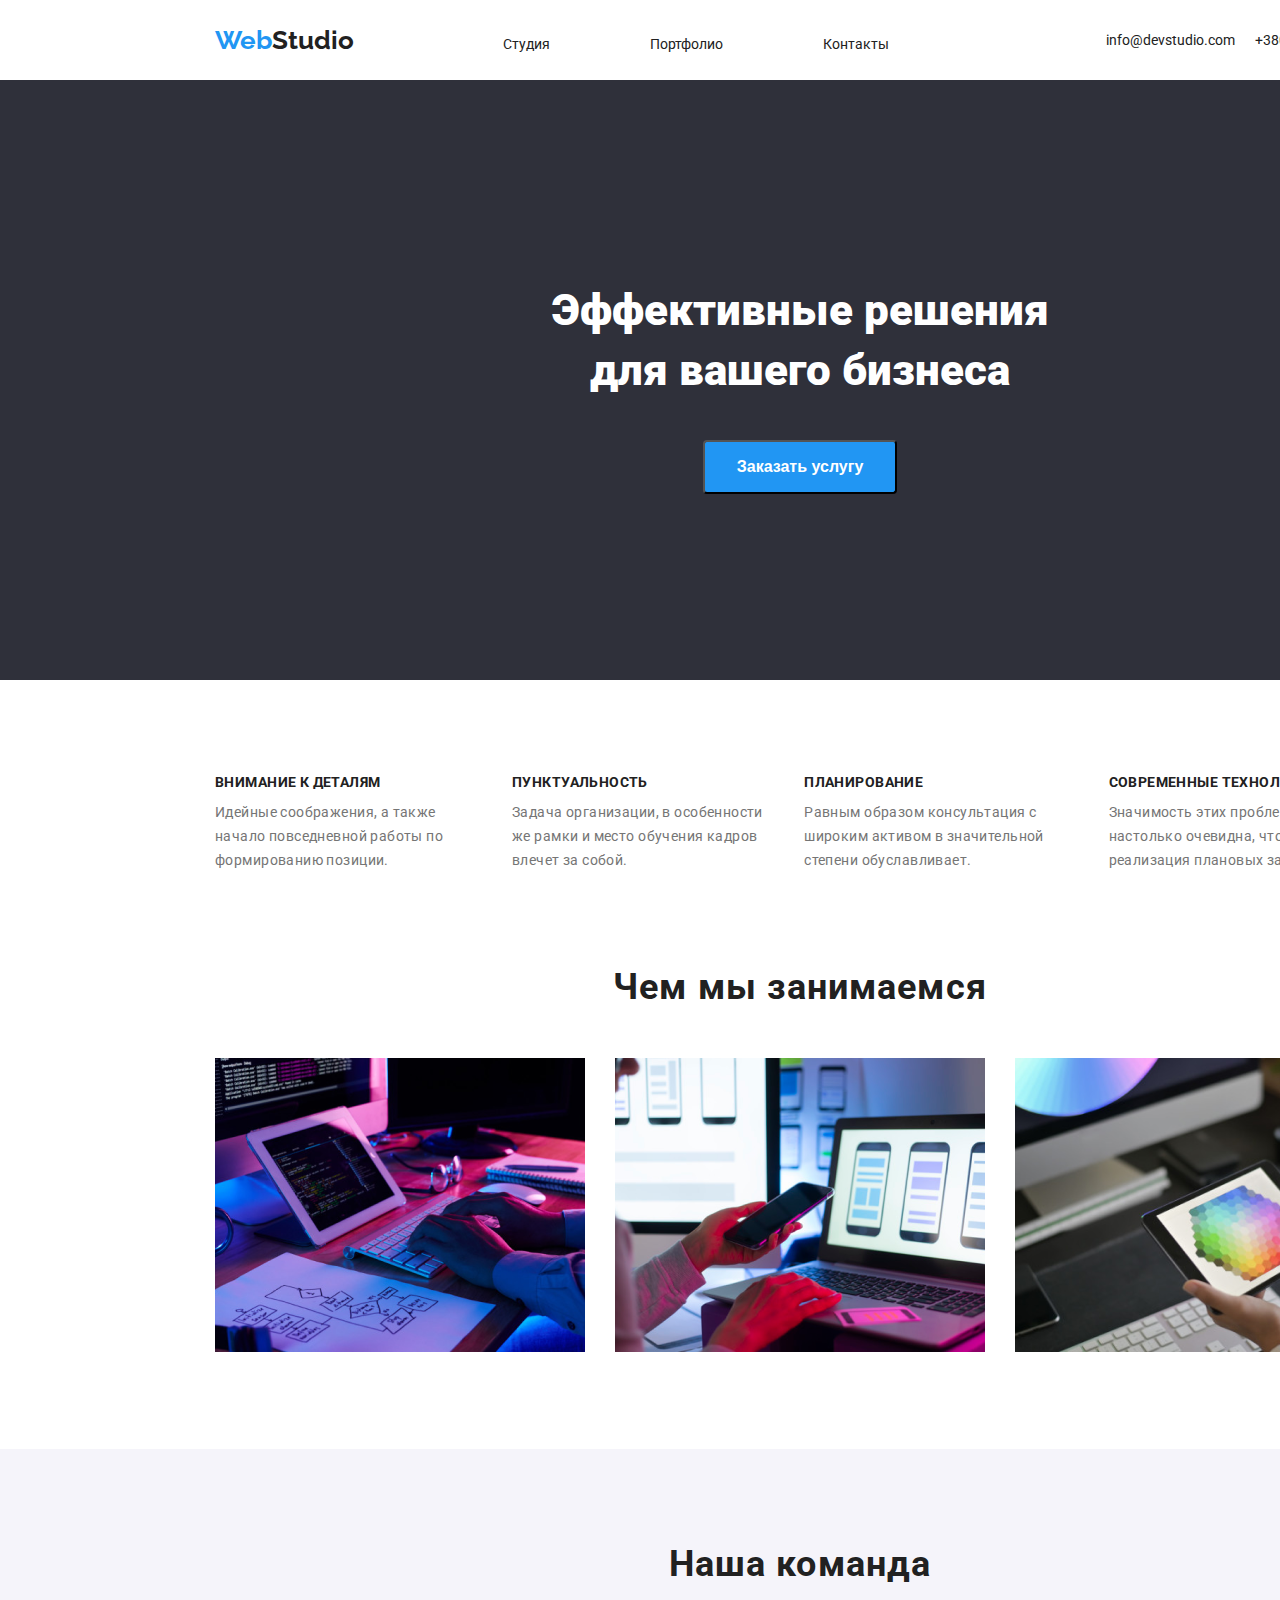
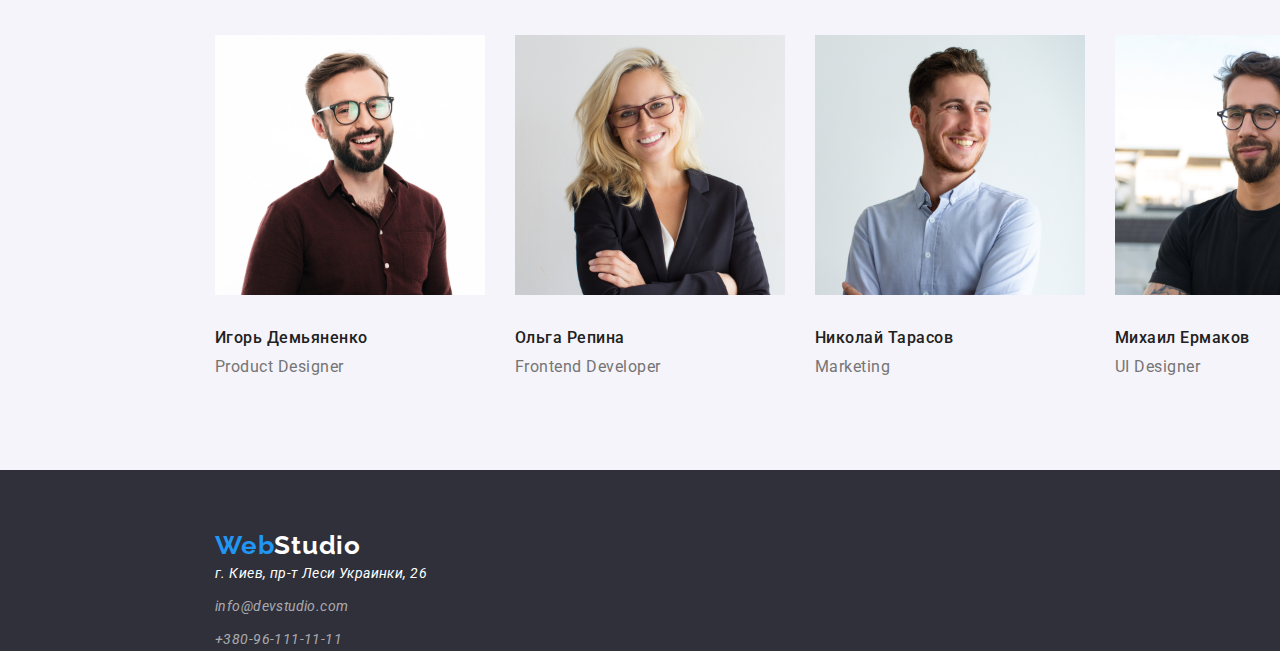
<file: index.html>
<!DOCTYPE html>
<html lang="ru">
<head>
    <meta charset="UTF-8">
    <meta http-equiv="X-UA-Compatible" content="IE=edge">
    <meta name="viewport" content="width=device-width, initial-scale=1.0">
    <title>WebStudio</title>
    <link href="https://fonts.googleapis.com/css2?family=Raleway:wght@700&family=Roboto:wght@400;700;900&display=swap"
        rel="stylesheet">
    <link rel="stylesheet" href="./css/styles.css">
</head>

<body> 
    <header>
        <nav class="container navigation">
           <div>
            <a class="logo" href="index.html" target="_blank">
            <span class="logo-begin">Web</span>Studio
        </a>
        <ul class="link">
            <li><a class="link-nav" href="#" target="_blank">Студия</a></li>
            <li><a class="link-nav" href="portfolio/index.html" target="_blank">Портфолио</a></li>
            <li><a class="link-nav" href="#" target="_blank">Контакты</a></li>
        </ul>
        </div>
            <ul class="address-link">
                <li><a class="link-address" href="mailto:info@devstudio.com" target="_blank">info@devstudio.com</a></li>
                <li><a class="link-address" href="tel:+380961111111" target="_blank">+380-96-111-11-11</a></li>
            </ul>
        </nav>  
    </header>
    
    <main>
        <section class="hero-section">
            <h1 class="hero">Эффективные решения<br> для вашего бизнеса</h1>
            <button class="hero-button">
                Заказать услугу
            </button>
        
        </section>
        <section>
            <div class="container">
                <ul class="information">
                    <li>
                        <h2 class="header">Внимание к деталям</h2>
                        <p class="header-text">Идейные соображения, а также начало повседневной работы по формированию позиции.</p>
                    </li>
                    <li>
                        <h2 class="header">Пунктуальность</h2>
                        <p class="header-text">Задача организации, в особенности же рамки и место обучения кадров влечет за собой.</p>
                    </li>
                    <li>
                        <h2 class="header">Планирование</h2>
                        <p class="header-text">Равным образом консультация с широким активом в значительной степени обуславливает.</p>
                    </li>
                    <li>
                        <h2 class="header">Современные технологии</h2>
                        <p class="header-text">Значимость этих проблем настолько очевидна, что реализация плановых заданий.</p>
                    </li>
                </ul>
            </div>
        </section>
        <section class="container work">
                <h2 class="section-work">Чем мы занимаемся</h2>
                <ul class="work-photo">
                    <li>
                        <img src="images/work-photo-1.png" alt="работа за компьютером" width="370">
                    </li>
                    <li>
                        <img src="images/work-photo-2.png" alt="работа с телефоном" width="370">
                    </li>
                    <li>
                        <img src="images/work-photo-3.png" alt="работа с планшетом" width="370">
                    </li>
                </ul>
        </section>
        <section class="team-members">
            <div class="container">
                <h2 class="section-team">Наша команда</h2>
            <ul class="team">
                <li class="team-member">
                    <img src="images/employee-1.jpg" alt="мужчина" width="270" class="photo">
                    <p class="name-employee">Игорь Демьяненко</p>
                    <p class="job-title">Product Designer</p>
                </li>
                <li class="team-member">
                    <img src="images/employee-2.jpg" alt="женщина" width="270" class="photo">
                    <p class="name-employee">Ольга Репина</p>
                    <p class="job-title">Frontend Developer</p>
                </li>
                <li class="team-member">
                    <img src="images/employee-3.jpg" alt="мужчина" width="270" class="photo">
                    <p class="name-employee">Николай Тарасов</p>
                    <p class="job-title">Marketing</p>
                </li>
                <li class="team-member">
                    <img src="images/employee-4.jpg" alt="мужчина" width="270" class="photo">
                    <p class="name-employee">Михаил Ермаков</p>
                    <p class="job-title">UI Designer</p>
                </li>
            </ul></div>       
        </section>
    </main>
    <footer class="footer">
        <div class="container">
           <div class="footer-logo-item">
                <a href="https://brainlab.com" class="footer-logo" target="_blank">
                <span class="footer-begin">Web</span>Studio
                </a>
            </div>
            <address>
                <p class="address">г. Киев, пр-т Леси Украинки, 26</p>
                <div class="link-footer-mailto">
                    <a class="link-footer " href="mailto:info@devstudio.com" target="_blank">info@devstudio.com</a>
                </div>           
                <a class="link-footer" href="tel:+380961111111" target="_blank">+380-96-111-11-11</a>
            </address>
        </div>
    </footer>
</body>
</html>
</file>
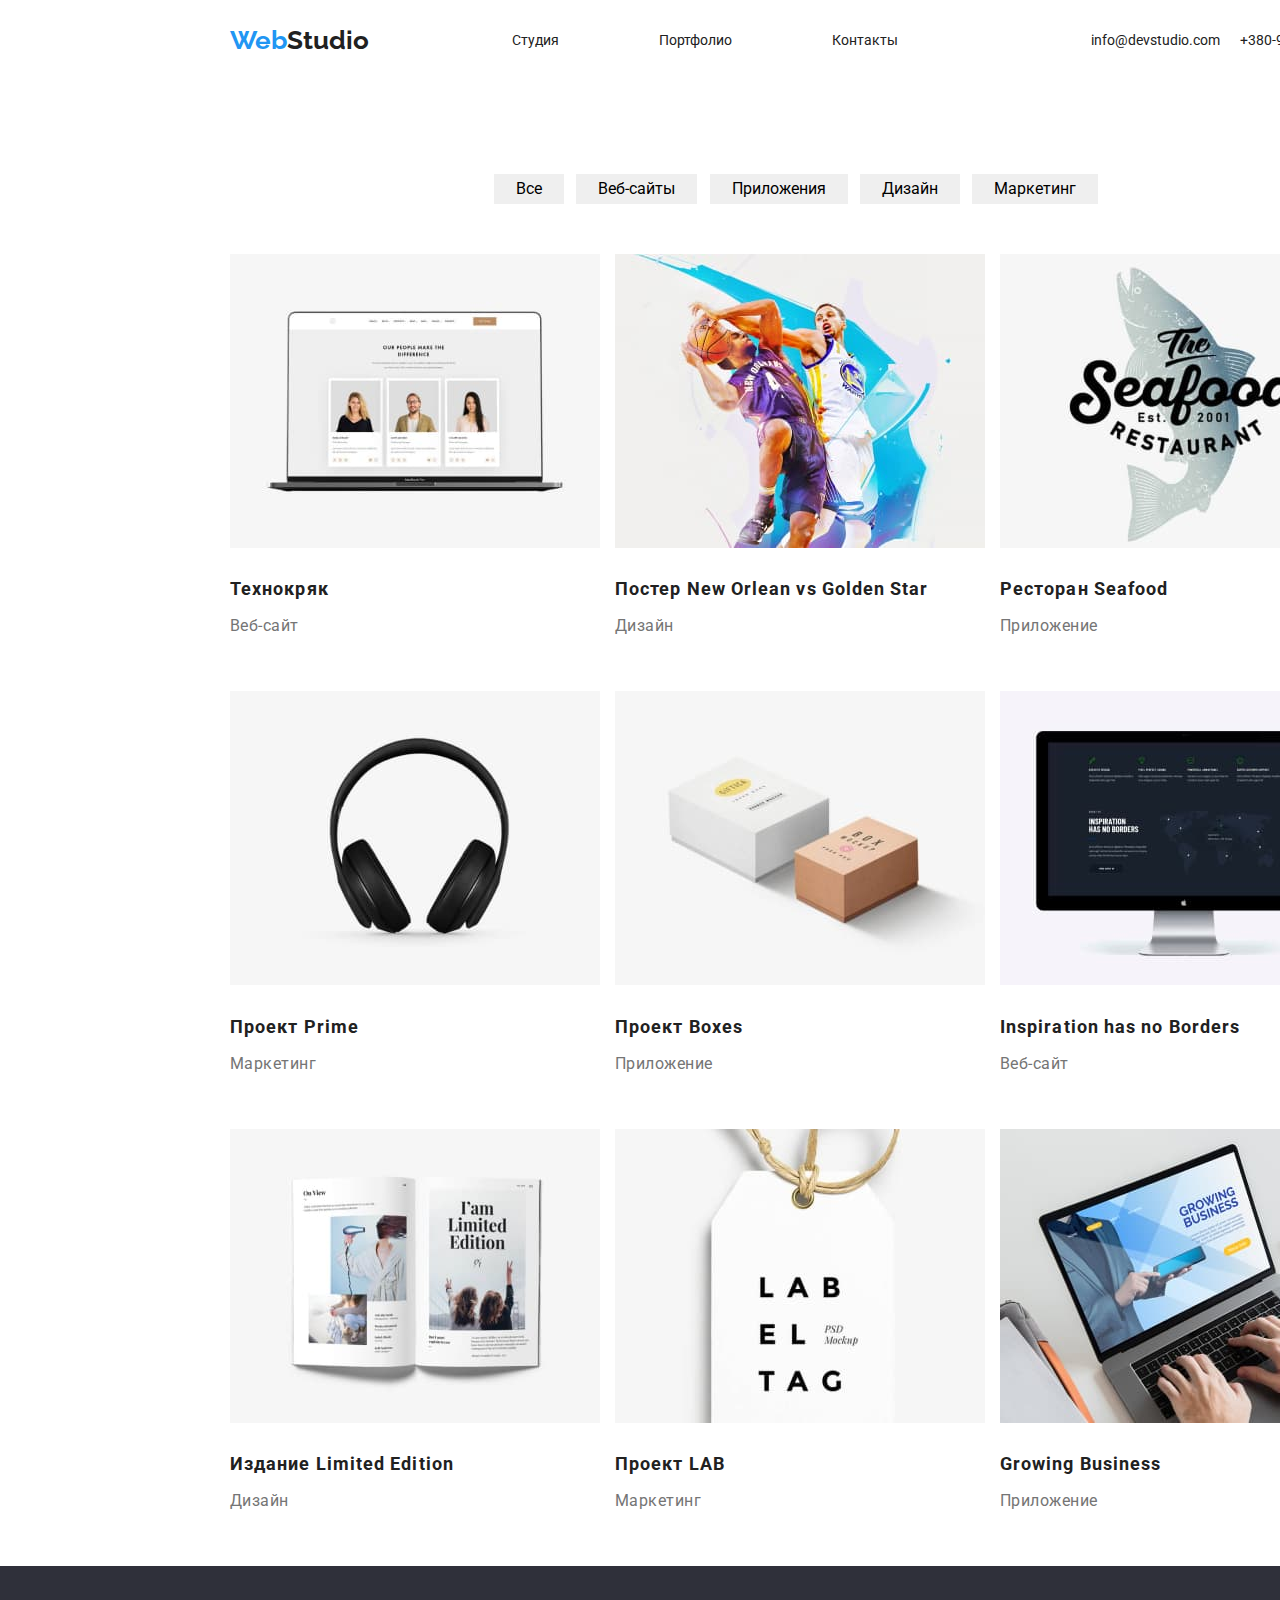
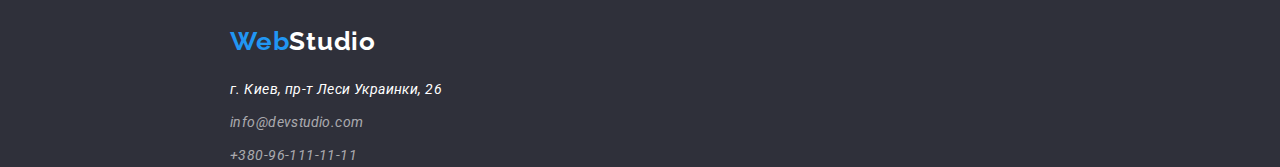
<file: portfolio/index.html>
<!DOCTYPE html>
<html lang="ru">

<head>
    <meta charset="UTF-8">
    <meta http-equiv="X-UA-Compatible" content="IE=edge">
    <meta name="viewport" content="width=device-width, initial-scale=1.0">
    <title>WebStudio</title>
    <link href="https://fonts.googleapis.com/css2?family=Raleway:wght@700&family=Roboto:wght@400;700;900&display=swap"
        rel="stylesheet">
    <link rel="stylesheet" href="https://cdnjs.cloudflare.com/ajax/libs/modern-normalize/1.1.0/modern-normalize.min.css">
    <link rel="stylesheet" href="../css/styles.css">

</head>


<body>
    <header class="portfolio">
        <nav class="navigation container">
            <a class="logo" href="index.html" target="_blank">
                <span class="logo-begin">Web</span>Studio
            </a>
            <ul class="link">
                <li><a class="link-nav" href="#" target="_blank">Студия</a></li>
                <li><a class="link-nav" href="portfolio/index.html" target="_blank">Портфолио</a></li>
                <li><a class="link-nav" href="#" target="_blank">Контакты</a></li>
            </ul>
            <ul class="address-link">
                <li><a class="link-address" href="mailto:info@devstudio.com" target="_blank">info@devstudio.com</a></li>
                <li><a class="link-address" href="tel:+380961111111" target="_blank">+380-96-111-11-11</a></li>
            </ul>
        </nav>

    </header>
     
    <div>
        <section class="button container">     
            <button class="button-link">Все</button>      
            <button class="button-link">Веб-сайты</button>      
            <button class="button-link">Приложения</button>      
            <button class="button-link">Дизайн</button>      
            <button class="button-link">Маркетинг</button> 
          </section>
          <section> 
            <ul class="list container">
                <li class="card">
                    <img src="../images/second page/portfolio-image-1.jpg" alt="ноутбук с открытым веб-сайтом">
                    <h3 class="list-title">Технокряк</h3>
                    <p class="list-text">Веб-сайт</p>
                </li>
                <li class="card">
                    <img src="../images/second page/portfolio-image-2.jpg" alt="">
                    <h3 class="list-title">Постер New Orlean vs Golden Star</h3>
                    <p class="list-text">Дизайн</p>
                </li>
                <li class="card">
                    <img src="../images/second page/portfolio-image-3.jpg" alt="">
                    <h3 class="list-title">Ресторан Seafood</h3>
                    <p class="list-text">Приложение</p>
                </li>
                <li class="card">
                    <img src="../images/second page/portfolio-image-4.jpg" alt="">
                    <h3 class="list-title">Проект Prime</h3>
                    <p class="list-text">Маркетинг</p>
                </li>
                <li class="card">
                    <img src="../images/second page/portfolio-image-5.jpg" alt="">
                    <h3 class="list-title">Проект Boxes</h3>
                    <p class="list-text">Приложение</p>
                </li>
                <li class="card">
                    <img src="../images/second page/portfolio-image-6.jpg" alt="">
                    <h3 class="list-title">Inspiration has no Borders</h3>
                    <p class="list-text">Веб-сайт</p>
                </li>
                <li class="card">
                    <img src="../images/second page/portfolio-image-7.jpg" alt="">
                    <h3 class="list-title">Издание Limited Edition</h3>
                    <p class="list-text">Дизайн</p>
                </li>
                <li class="card">
                    <img src="../images/second page/portfolio-image-8.jpg" alt="">
                    <h3 class="list-title">Проект LAB</h3>
                    <p class="list-text">Маркетинг</p>
                </li>
                <li class="card">
                    <img src="../images/second page/portfolio-image-9.jpg" alt="">
                    <h3 class="list-title">Growing Business</h3>
                    <p class="list-text">Приложение</p>
                </li>
            </ul>     
        </section>
    </div>
    <footer class="footer">
        <div class="container">
            <div class="footer-logo-wrapper">
                <a href="https://brainlab.com" class="footer-logo" target="_blank">
                    <span class="footer-begin">Web</span>Studio
                </a>
            </div>
            <address>
                <p class="address">г. Киев, пр-т Леси Украинки, 26</p>
                <div class="link-footer-mailto">
                    <a class="link-footer" href="mailto:info@devstudio.com" target="_blank">info@devstudio.com</a>
                </div>
    
                <a class="link-footer" href="tel:+380961111111" target="_blank">+380-96-111-11-11</a>
    
            </address>
        </div>
    </footer>
</body>

</html>
</file>
<file: css/styles.css>
*{
    margin: 0;
    padding: 0;
}

body{
    font-family: 'Roboto';
    font-size: 14px;
    color: #212121;
    font-style: normal;
    width: 1600px;
}

ul {
    list-style: none;
}

.container{
    margin-left: auto;
    margin-right: auto;
    width: 1170px;
    padding-left: 15px;
    padding-right: 15px;
}

.navigation{
    display: flex;
    align-items: center;
    height: 80px;
    background-color: #ffffff;
}

.logo{
    font-family: 'Raleway';
    font-size: 26px;
    font-weight: 700;
    line-height: 31px;
    color: #212121;
    text-decoration: none;
    margin-right: 93px;
}

.logo-begin {
    color: #2196F3;
    
}

.link{
    display: inline-flex;
    padding: 0;

    
}

.link-nav{
    color: #212121;
    text-decoration: none;
    margin: 50px;
}

.link-nav:hover,
.link-nav:focus{
    color: #2196F3;
}

.address-link{
    display: inline-flex;
    padding: 0;
    margin-left: auto;
}

.link-address{
    color: #212121;
    text-decoration: none;
    margin: 10px;
}

.link-address:hover,
.link-address:focus{
    color:  #2196F3;
}

.hero-section{
    background-color: #2F303A;
    text-align: center;
    height: 600px;
    margin-bottom: 94px;
}
.hero{
    font-weight: 900;
    font-size: 44px;
    line-height: 60px;
    color: #FFFFFF;  
    
    padding: 200px 452px 40px;
}

.hero-button{
    color: #FFFFFF;
    font-weight: 700;
    font-size: 16px;
    line-height: 30px;
    background-color: #2196F3;
    text-decoration: none;
    display: inline-block;
    border-radius: 4px;
    padding: 10px 32px;
    
}

.header{
    font-weight: 700;
    font-size: 14px;
    line-height: 16px;
    letter-spacing: 0.03em;
    text-transform: uppercase;
    margin-bottom: 10px;
}

.information{
    display: flex;
    align-items: center;
    margin-bottom: 94px;
}
.header-text{ 
    font-weight: 400;
    font-size: 14px;
    line-height: 24px;
    letter-spacing: 0.03em;
    color: #757575;
    margin-right: 30px;
}

.work{
    margin-bottom: 94px;
}

.section-work{
    font-weight: 700;
    font-size: 36px;
    line-height: 42px;
    text-align: center;
    letter-spacing: 0.03em;
    margin-bottom: 50px;
}

.work-photo{
    display: flex;
    justify-content: space-between;
}

.team-members{
    background-color: #F5F4FA;
    padding-top: 94px;
    padding-bottom: 94px;

}

.section-team{
    font-weight: 700;
    font-size: 36px;
    line-height: 42px;
    text-align: center;
    letter-spacing: 0.03em;
    margin-bottom: 50px;
}

.team{
    display: inline-flex;
}

.team-member{
    margin-right: 30px;
    
}

.photo{
    margin-bottom: 30px;
}

.name-employee{
    font-weight: 500;
    font-size: 16px;
    line-height: 19px;
    letter-spacing: 0.03em;
    margin-bottom: 10px;
}

.job-title{
    font-weight: 400;
    font-size: 16px;
    line-height: 19px;
    letter-spacing: 0.03em;
    color: #757575;
}

.footer{
    background-color: #2F303A;
    padding-top: 60px;
}

.footer-logo-wrapper{
    margin-bottom: 20px;
}

.footer-logo{
    font-family: 'Raleway';
    font-weight: 700;
    font-size: 26px;
    line-height: 31px;
    letter-spacing: 0.03em;
    color: #ffffff;
    text-decoration: none;
}

.footer-begin{
    color: #2196F3;
}

.address{
    font-weight: 400;
    font-size: 14px;
    line-height: 24px; 
    letter-spacing: 0.03em;
    color: #FFFFFF;
    text-decoration: none;
    margin-bottom: 9px;
}

.link-footer-mailto{
    margin-bottom: 9px;
}

.link-footer{
    font-weight: 400;
    font-size: 14px;
    line-height: 24px;
    letter-spacing: 0.03em;
    color: rgba(255, 255, 255, 0.6);
    text-decoration: none;
    margin-bottom: 9px;
}

.link-footer:hover,
.link-footer:active{
    color: #2196F3;
}

.portfolio{
    margin-bottom: 94px;
}

.button{
    font-weight: 500;
    font-size: 16px;
    line-height: 26px;
    text-align: center;
    letter-spacing: 0.03em;
    color: #212121;
    margin-bottom: 50px;
}

.button-link{
    border: none;
    margin-right: 8px;
    padding: 6px 22px;
}

.button-link:hover,
.button-link:active{
    background: #2196F3;
}

.list{
    display: flex;
    align-items: center;
    flex-wrap: wrap;
    justify-content: space-between;
}

.card{
    margin-bottom: 50px;
}

.list-title{
    font-weight: 700;
    font-size: 18px;
    line-height: 36px;
    letter-spacing: 0.06em;
    color: #212121;
    margin-top: 20px;
}

.list-text{
    font-weight: 400;
    font-size: 16px;
    line-height: 30px;
    letter-spacing: 0.03em;
    color: #757575;
    margin-top: 4px;
}
</file>
